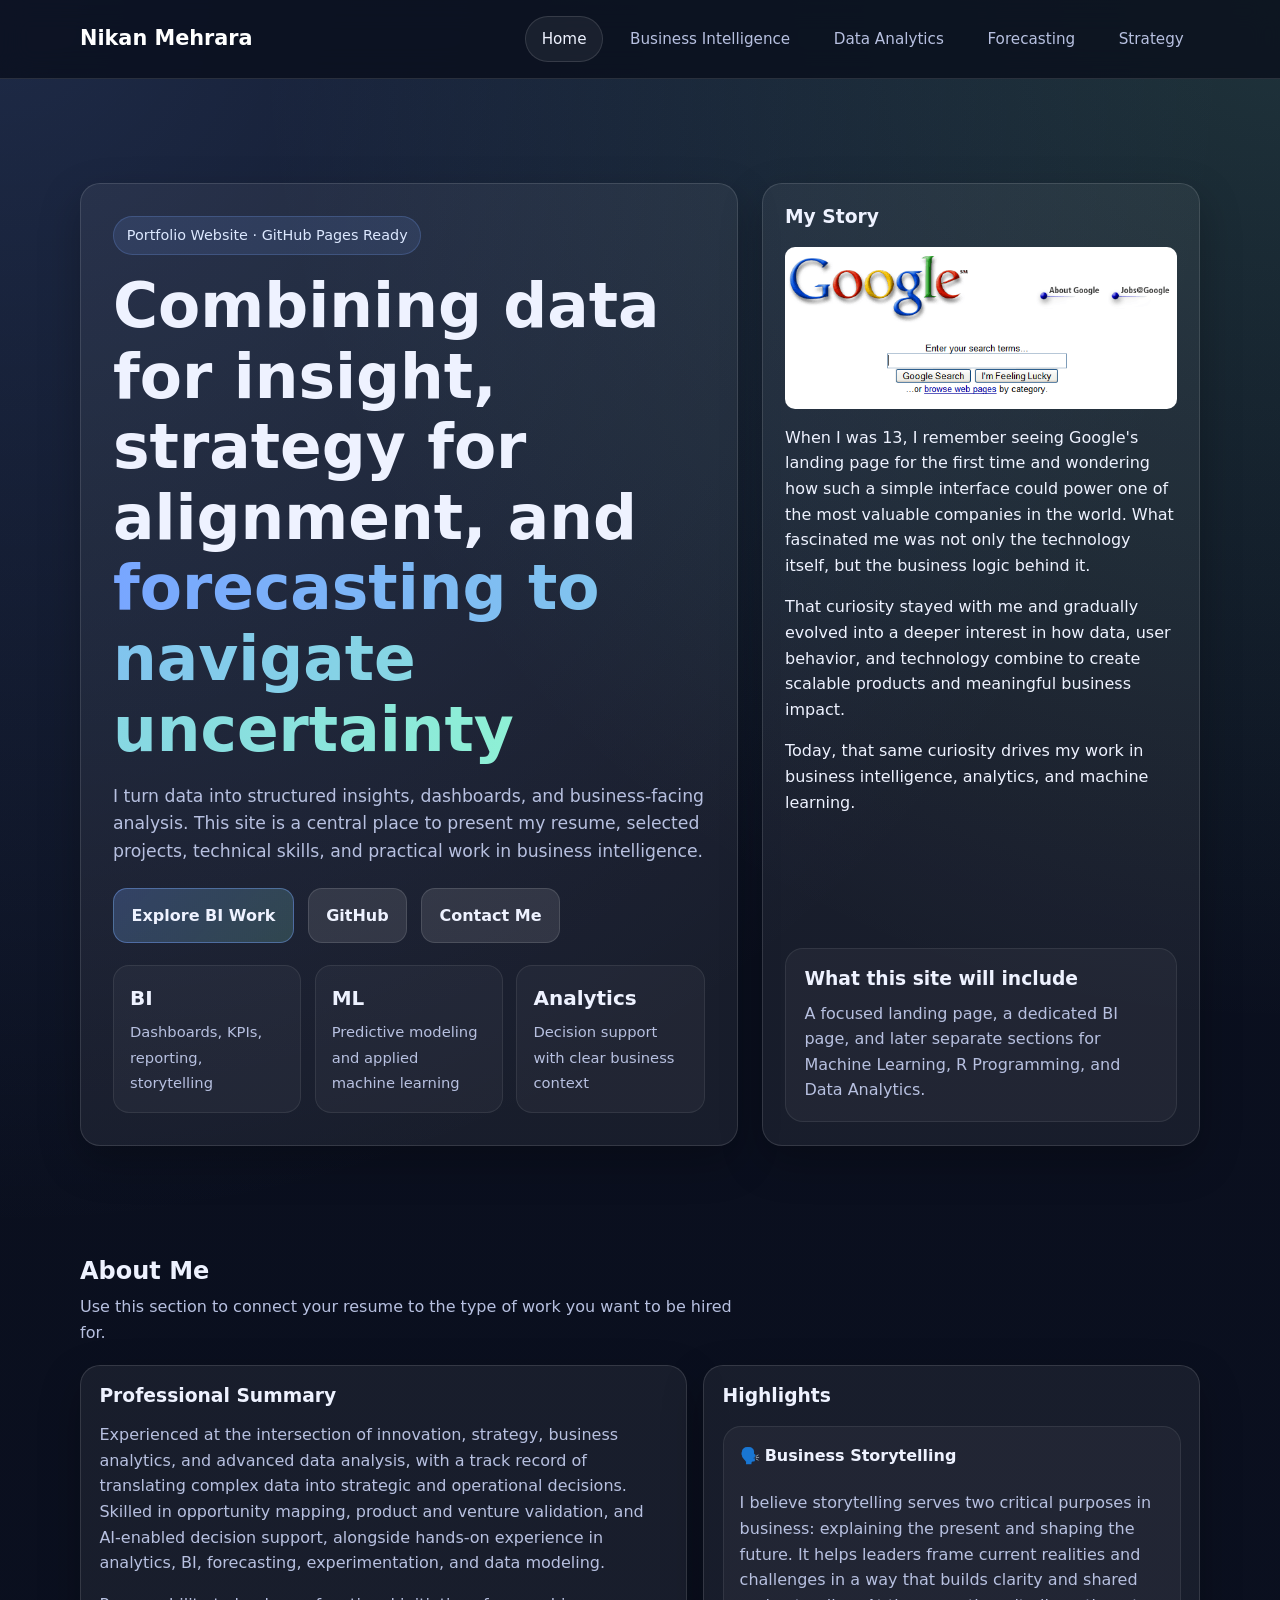
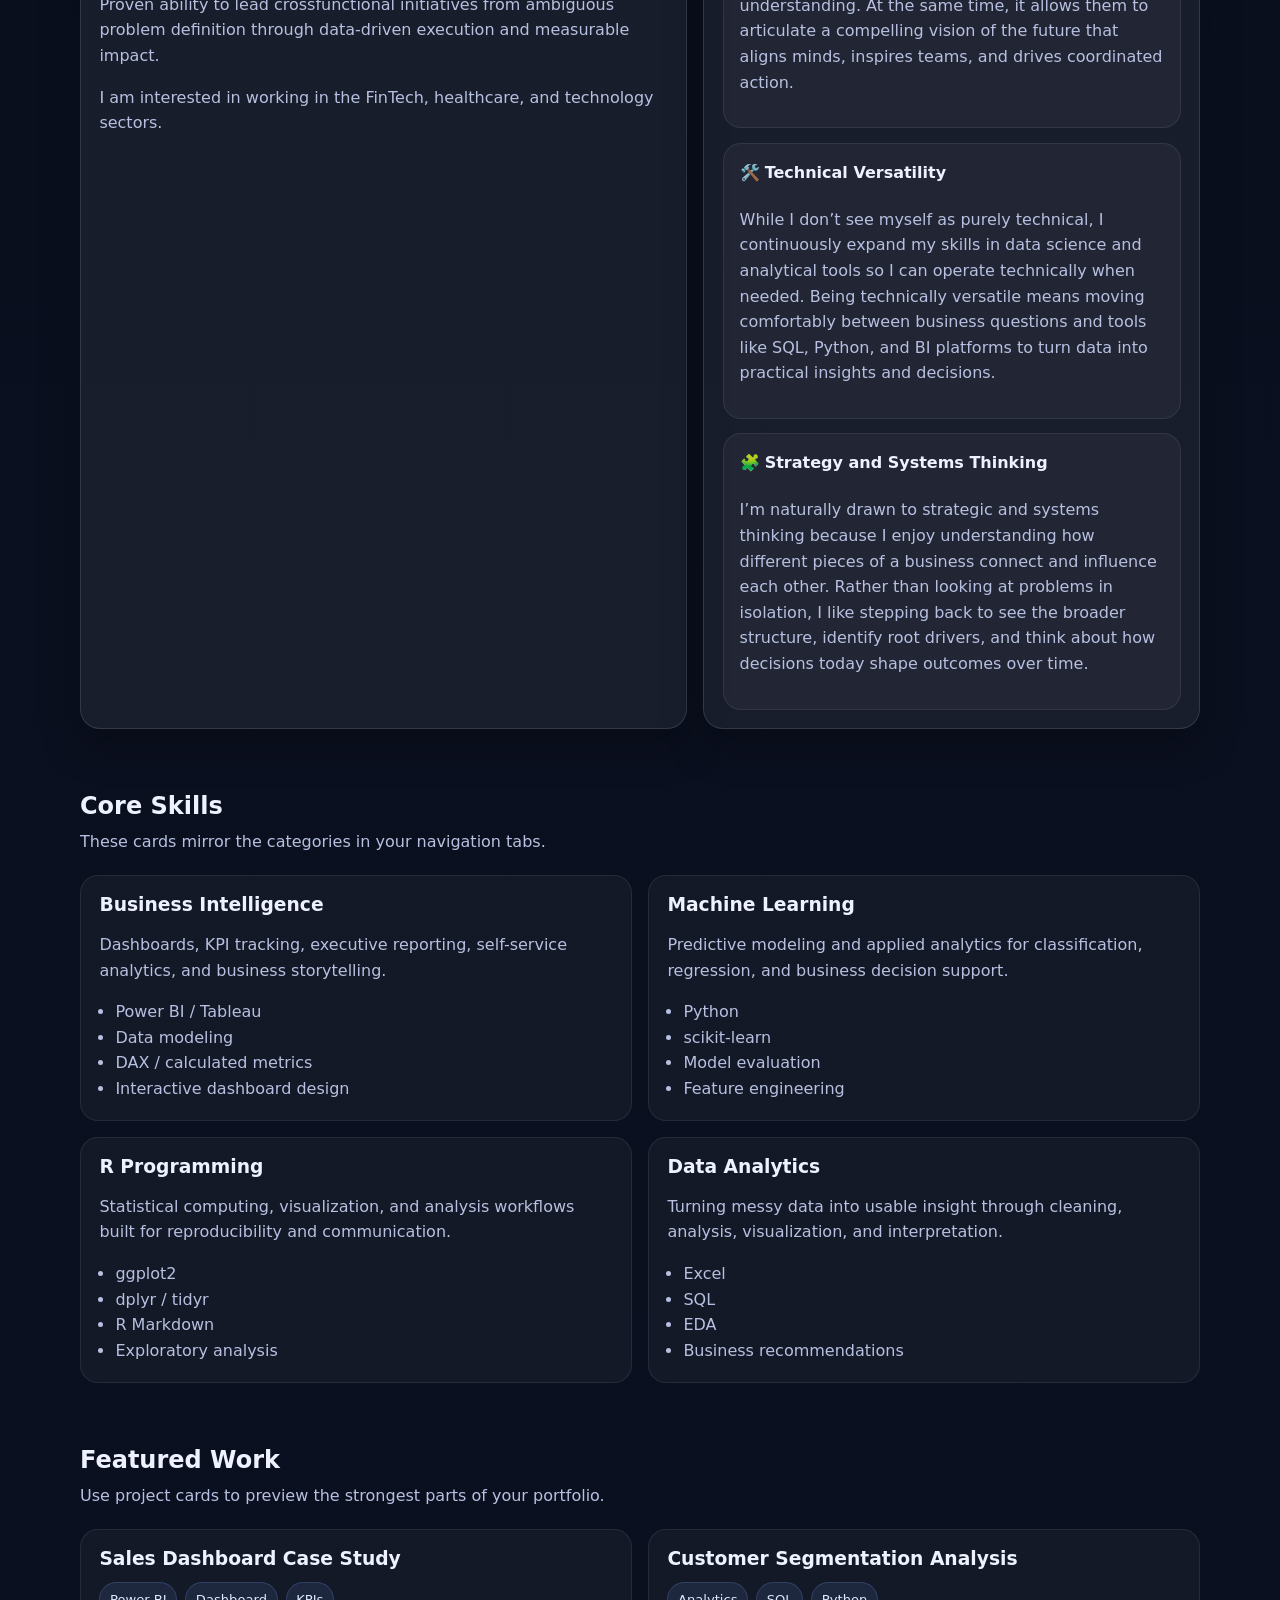
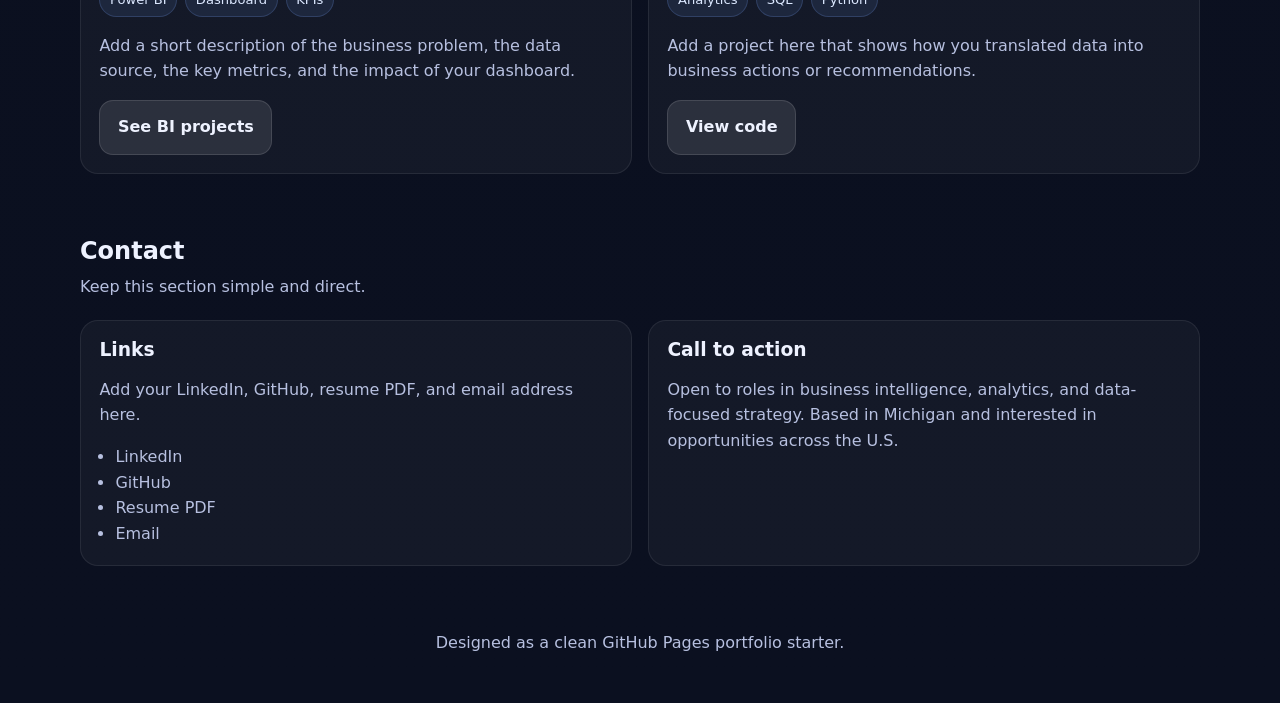
<file: index.html>
<!DOCTYPE html>
<html lang="en">
<head>
  <meta charset="UTF-8" />
  <meta name="viewport" content="width=device-width, initial-scale=1.0" />
  <title>Nikan Mehrara | Portfolio</title>
  <meta name="description" content="Portfolio website for Nikan Mehrara." />
  <link rel="stylesheet" href="./assets/css/style.css" />
</head>
<body>
  <header class="topbar">
    <div class="container nav">
      <a class="brand" href="./index.html">Nikan Mehrara</a>
      <nav class="nav-links" aria-label="Primary navigation">
        <a href="./index.html" class="active">Home</a>
        <a href="./bi.html">Business Intelligence</a>
        <a href="./analytics.html">Data Analytics</a>
        <a href="./forecasting.html">Forecasting</a>
        <a href="./strategy.html">Strategy</a>
        
      </nav>
    </div>
  </header>

  <main>
    <section>
      <div class="container hero">
        <div class="card hero-main">
          <div class="eyebrow">Portfolio Website · GitHub Pages Ready</div>
          <h1>
            Combining data for insight, strategy for alignment, and
            <span class="gradient">forecasting to navigate uncertainty</span>
          </h1>
          <p class="lead">
            I turn data into structured insights, dashboards, and business-facing analysis. This site is a central place to present my resume, selected projects, technical skills, and practical work in business intelligence.
          </p>
          <div class="hero-actions">
            <a class="btn primary" href="./bi.html">Explore BI Work</a>
            <a class="btn" href="https://github.com/nikemehr" target="_blank" rel="noreferrer">GitHub</a>
            <a class="btn" href="mailto:your-email@example.com">Contact Me</a>
          </div>
          <div class="stats">
            <div class="stat">
              <strong>BI</strong>
              <span>Dashboards, KPIs, reporting, storytelling</span>
            </div>
            <div class="stat">
              <strong>ML</strong>
              <span>Predictive modeling and applied machine learning</span>
            </div>
            <div class="stat">
              <strong>Analytics</strong>
              <span>Decision support with clear business context</span>
            </div>
          </div>
        </div>

        <aside class="card hero-side">
          <div>
            <h3 style="margin-bottom:20px;">My Story</h3>
          
            <img src="./assets/image/google-home-old.png"
                 alt="Old Google homepage"
                 style="width:100%; border-radius:10px; margin-bottom:15px;">
          
            <p>
              When I was 13, I remember seeing Google's landing page for the first time and wondering
              how such a simple interface could power one of the most valuable companies in the world.
              What fascinated me was not only the technology itself, but the business logic behind it.
            </p>
            <p style="margin-top:10px;">
              That curiosity stayed with me and gradually evolved into a deeper interest in how
              data, user behavior, and technology combine to create scalable products and
              meaningful business impact.
            </p>
          
            <p style="margin-top:10px;">
              Today, that same curiosity drives my work in business intelligence, analytics,
              and machine learning.
            </p>
          </div>

          <div class="profile">
            <h3>What this site will include</h3>
            <p>
              A focused landing page, a dedicated BI page, and later separate sections for Machine Learning, R Programming, and Data Analytics.
            </p>
          </div>
        </aside>
      </div>
    </section>

    <section>
      <div class="container">
        <div class="section-head">
          <div>
            <h2>About Me</h2>
            <p>Use this section to connect your resume to the type of work you want to be hired for.</p>
          </div>
        </div>

        <div class="about">
          <div class="card panel">
            <h3>Professional Summary</h3>
            <p>
              Experienced at the intersection of innovation, strategy, business analytics, and advanced data analysis, with a track record of translating complex data into strategic and operational decisions. Skilled in opportunity mapping, product and venture validation, and AI-enabled decision support, alongside hands-on experience in analytics, BI, forecasting, experimentation, and data modeling.
            </p>
            <p>
              Proven ability to lead crossfunctional initiatives from ambiguous problem definition through data-driven execution and measurable impact.
            </p>
            <p>
              I am interested in working in the FinTech, healthcare, and technology sectors.
            </p>
          </div>

          <div class="card panel">
            <h3 style="margin-bottom:20px;">Highlights</h3>

            <div class="timeline">
              <div class="timeline-item">
                <small style="color:#00e5ff;">🗣️</small>
                <strong>Business Storytelling</strong>
                <p>
                  I believe storytelling serves two critical purposes in business: explaining the present and shaping the future. It helps leaders frame current realities and challenges in a way that builds clarity and shared understanding. At the same time, it allows them to articulate a compelling vision of the future that aligns minds, inspires teams, and drives coordinated action.
                </p>
              </div>

              <div class="timeline-item">
                <small style="color:#8ef0d5;">🛠️</small>
                <strong>Technical Versatility</strong>
                <p>
                  While I don’t see myself as purely technical, I continuously expand my skills in data science and analytical tools so I can operate technically when needed. Being technically versatile means moving comfortably between business questions and tools like SQL, Python, and BI platforms to turn data into practical insights and decisions.
                </p>
              </div>

              <div class="timeline-item">
                <small style="color:#78a6ff;">🧩</small>
                <strong>Strategy and Systems Thinking</strong>
                <p>
                  I’m naturally drawn to strategic and systems thinking because I enjoy understanding how different pieces of a business connect and influence each other. Rather than looking at problems in isolation, I like stepping back to see the broader structure, identify root drivers, and think about how decisions today shape outcomes over time.
                </p>
              </div>
            </div>
          </div>
        </div>
      </div>
    </section>

    <section>
      <div class="container">
        <div class="section-head">
          <div>
            <h2>Core Skills</h2>
            <p>These cards mirror the categories in your navigation tabs.</p>
          </div>
        </div>

        <div class="skills-grid">
          <div class="bullet-card">
            <h3>Business Intelligence</h3>
            <p>Dashboards, KPI tracking, executive reporting, self-service analytics, and business storytelling.</p>
            <ul class="clean">
              <li>Power BI / Tableau</li>
              <li>Data modeling</li>
              <li>DAX / calculated metrics</li>
              <li>Interactive dashboard design</li>
            </ul>
          </div>

          <div class="bullet-card">
            <h3>Machine Learning</h3>
            <p>Predictive modeling and applied analytics for classification, regression, and business decision support.</p>
            <ul class="clean">
              <li>Python</li>
              <li>scikit-learn</li>
              <li>Model evaluation</li>
              <li>Feature engineering</li>
            </ul>
          </div>

          <div class="bullet-card">
            <h3>R Programming</h3>
            <p>Statistical computing, visualization, and analysis workflows built for reproducibility and communication.</p>
            <ul class="clean">
              <li>ggplot2</li>
              <li>dplyr / tidyr</li>
              <li>R Markdown</li>
              <li>Exploratory analysis</li>
            </ul>
          </div>

          <div class="bullet-card">
            <h3>Data Analytics</h3>
            <p>Turning messy data into usable insight through cleaning, analysis, visualization, and interpretation.</p>
            <ul class="clean">
              <li>Excel</li>
              <li>SQL</li>
              <li>EDA</li>
              <li>Business recommendations</li>
            </ul>
          </div>
        </div>
      </div>
    </section>

    <section>
      <div class="container">
        <div class="section-head">
          <div>
            <h2>Featured Work</h2>
            <p>Use project cards to preview the strongest parts of your portfolio.</p>
          </div>
        </div>

        <div class="projects-grid">
          <div class="project-card">
            <h3>Sales Dashboard Case Study</h3>
            <div class="project-meta">
              <span class="mini">Power BI</span>
              <span class="mini">Dashboard</span>
              <span class="mini">KPIs</span>
            </div>
            <p>
              Add a short description of the business problem, the data source, the key metrics, and the impact of your dashboard.
            </p>
            <a class="btn" href="./bi.html">See BI projects</a>
          </div>

          <div class="project-card">
            <h3>Customer Segmentation Analysis</h3>
            <div class="project-meta">
              <span class="mini">Analytics</span>
              <span class="mini">SQL</span>
              <span class="mini">Python</span>
            </div>
            <p>
              Add a project here that shows how you translated data into business actions or recommendations.
            </p>
            <a class="btn" href="https://github.com/nikemehr" target="_blank" rel="noreferrer">View code</a>
          </div>
        </div>
      </div>
    </section>

    <section>
      <div class="container">
        <div class="section-head">
          <div>
            <h2>Contact</h2>
            <p>Keep this section simple and direct.</p>
          </div>
        </div>

        <div class="contact-wrap">
          <div class="contact-card">
            <h3>Links</h3>
            <p>Add your LinkedIn, GitHub, resume PDF, and email address here.</p>
            <ul class="clean">
              <li>LinkedIn</li>
              <li>GitHub</li>
              <li>Resume PDF</li>
              <li>Email</li>
            </ul>
          </div>

          <div class="contact-card">
            <h3>Call to action</h3>
            <p>
              Open to roles in business intelligence, analytics, and data-focused strategy. Based in Michigan and interested in opportunities across the U.S.
            </p>
          </div>
        </div>
      </div>
    </section>
  </main>

  <footer>
    <div class="container">
      Designed as a clean GitHub Pages portfolio starter.
    </div>
  </footer>
</body>
</html>
</file>
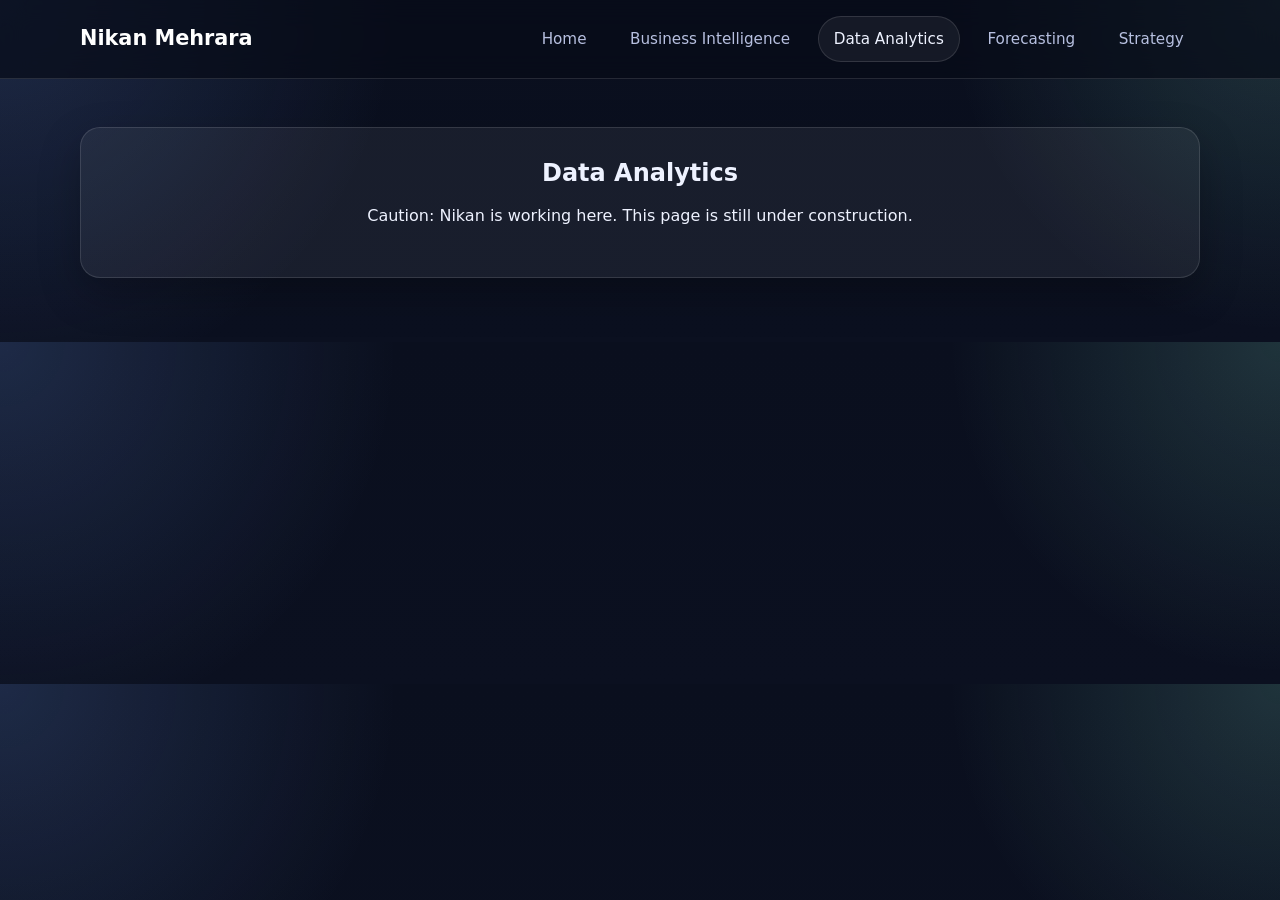
<file: analytics.html>
<!DOCTYPE html>
<html lang="en">
<head>
  <meta charset="UTF-8" />
  <meta name="viewport" content="width=device-width, initial-scale=1.0" />
  <title>Data Analytics | Nikan Mehrara</title>
  <link rel="stylesheet" href="./assets/css/style.css" />
</head>
<body>
  <header class="topbar">
    <div class="container nav">
      <a class="brand" href="./index.html">Nikan <span>Mehrara</span></a>
      <nav class="nav-links" aria-label="Primary navigation">
        <a href="./index.html">Home</a>
        <a href="./bi.html">Business Intelligence</a>
        <a href="./analytics.html" class="active">Data Analytics</a>
        <a href="./forecasting.html">Forecasting</a>
        <a href="./strategy.html">Strategy</a>
      </nav>
    </div>
  </header>

  <main class="coming-soon">
    <div class="container">
      <div class="card">
        <h2>Data Analytics</h2>
        <p>Caution: Nikan is working here. This page is still under construction.</p>
      </div>
    </div>
  </main>
</body>
</html>
</file>
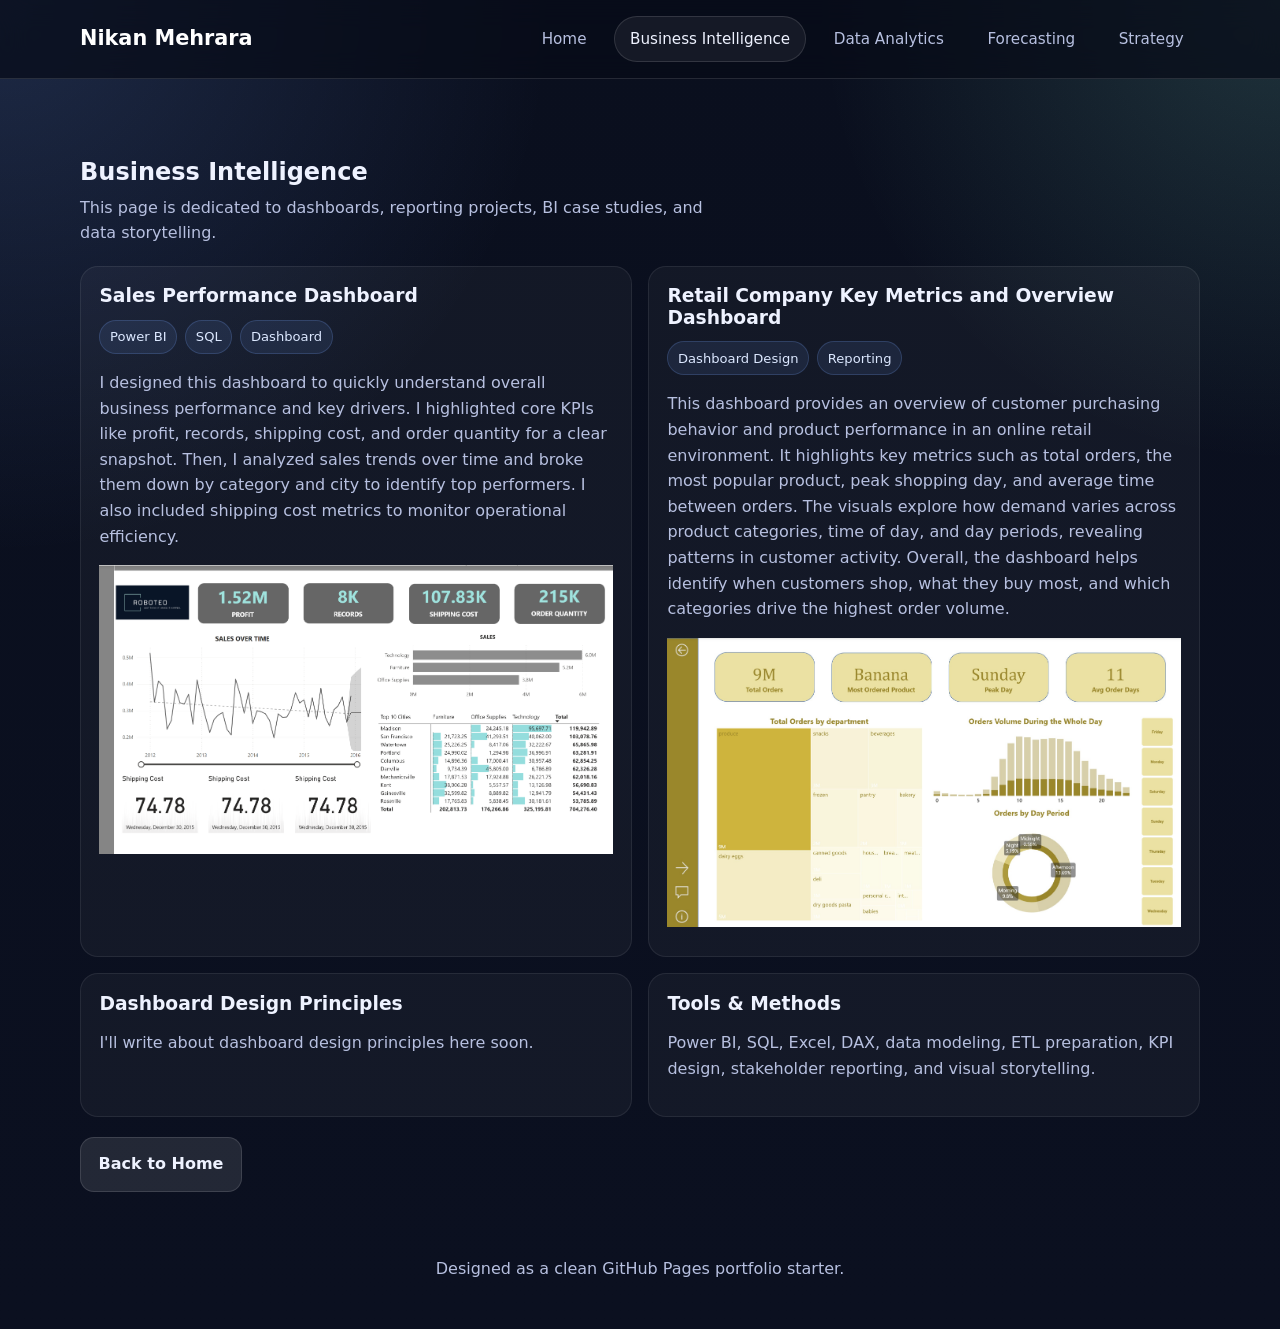
<file: bi.html>
<!DOCTYPE html>
<html lang="en">
<head>
  <meta charset="UTF-8" />
  <meta name="viewport" content="width=device-width, initial-scale=1.0" />
  <title>Business Intelligence | Nikan Mehrara</title>
  <link rel="stylesheet" href="./assets/css/style.css" />
</head>
<body>
  <header class="topbar">
    <div class="container nav">
      <a class="brand" href="./index.html">Nikan <span>Mehrara</span></a>
      <nav class="nav-links" aria-label="Primary navigation">
        <a href="./index.html" >Home</a>
        <a href="./bi.html" class="active">Business Intelligence</a>
        <a href="./analytics.html">Data Analytics</a>
        <a href="./forecasting.html">Forecasting</a>
        <a href="./strategy.html">Strategy</a>
      </nav>
    </div>
  </header>

  <main>
    <section class="page-hero">
      <div class="container">
        <div class="section-head">
          <div>
            <h2>Business Intelligence</h2>
            <p>This page is dedicated to dashboards, reporting projects, BI case studies, and data storytelling.</p>
          </div>
        </div>

        <div class="bi-grid">
          <div class="bi-card">
            <h3>Sales Performance Dashboard</h3>
          
            <div class="bi-meta">
              <span class="mini">Power BI</span>
              <span class="mini">SQL</span>
              <span class="mini">Dashboard</span>
            </div>
          
            <p>
              I designed this dashboard to quickly understand overall business performance and key drivers. I highlighted core KPIs like profit, records, shipping cost, and order quantity for a clear snapshot. 
              Then, I analyzed sales trends over time and broke them down by category and city to identify top performers. 
              I also included shipping cost metrics to monitor operational efficiency.
            </p>
          
            <img src="./assets/image/Roboteo-Viz.png" alt="Sales dashboard screenshot" class="project-image">
          
          </div>

          <div class="bi-card">
            <h3>Retail Company Key Metrics and Overview Dashboard</h3>
            <div class="bi-meta">
              <span class="mini">Dashboard Design</span>
              <span class="mini">Reporting</span>
            </div>
            <p>
              This dashboard provides an overview of customer purchasing behavior and product performance in an online retail environment. 
              It highlights key metrics such as total orders, the most popular product, peak shopping day, and average time between orders. 
              The visuals explore how demand varies across product categories, time of day, and day periods, revealing patterns in customer activity. 
              Overall, the dashboard helps identify when customers shop, what they buy most, and which categories drive the highest order volume.
            </p>
            
            <img src="./assets/image/InstaCart_Visualization.jpg" alt="Retail Company Performance" class="project-image">
            
            <ul class="clean">
            </ul>
          </div>

          <div class="bi-card">
            <h3>Dashboard Design Principles</h3>
            <p>
              I'll write about dashboard design principles here soon.
            </p>
          </div>

          <div class="bi-card">
            <h3>Tools & Methods</h3>
            <p>
              Power BI, SQL, Excel, DAX, data modeling, ETL preparation, KPI design, stakeholder reporting, and visual storytelling.
            </p>
          </div>
        </div>

        <div style="margin-top: 1.25rem;">
          <a class="btn" href="./index.html">Back to Home</a>
        </div>
      </div>
    </section>
  </main>

  <footer>
    <div class="container">
      Designed as a clean GitHub Pages portfolio starter.
    </div>
  </footer>
</body>
</html>
</file>
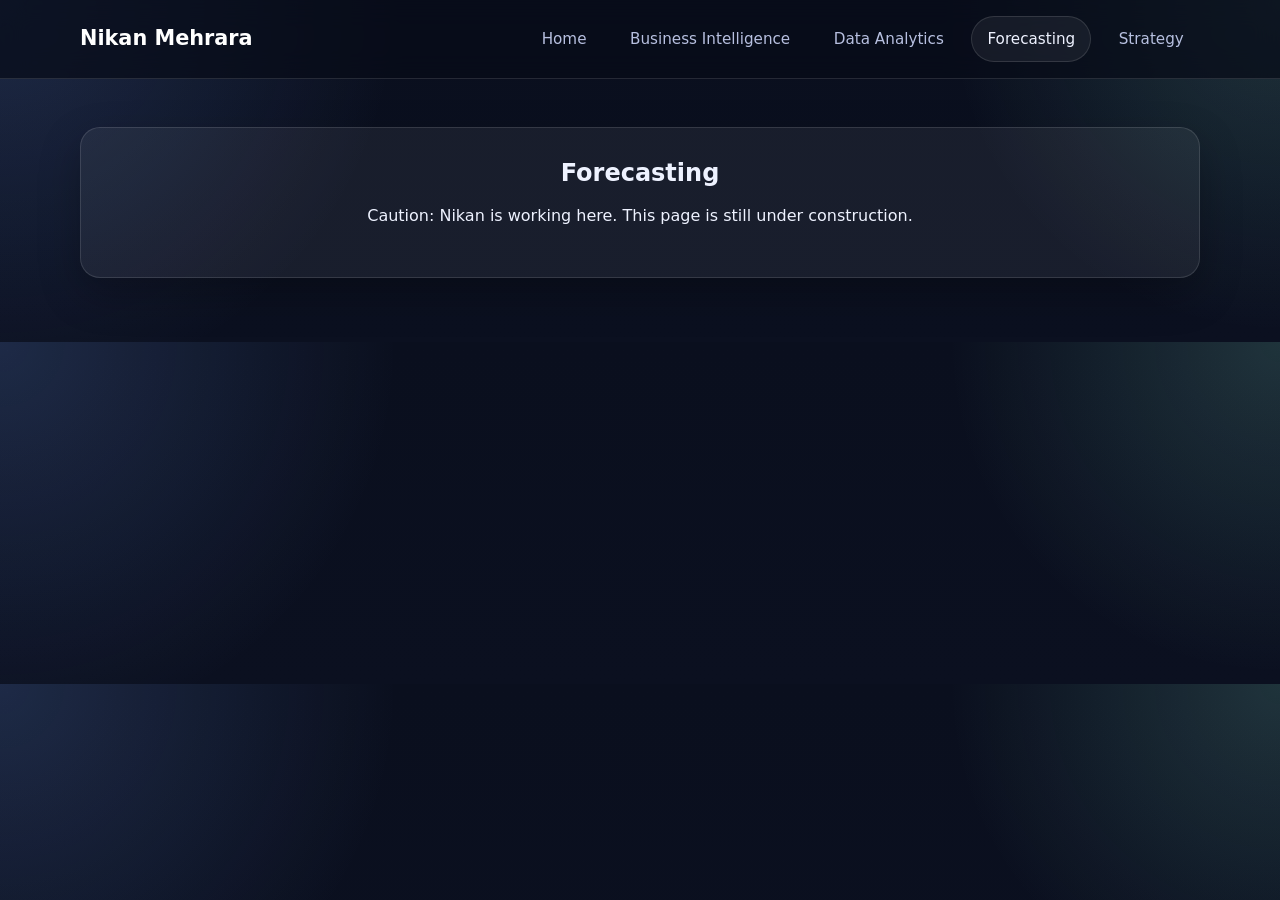
<file: forecasting.html>
<!DOCTYPE html>
<html lang="en">
<head>
  <meta charset="UTF-8" />
  <meta name="viewport" content="width=device-width, initial-scale=1.0" />
  <title>Forecasting | Nikan Mehrara</title>
  <link rel="stylesheet" href="./assets/css/style.css" />
</head>
<body>
  <header class="topbar">
    <div class="container nav">
      <a class="brand" href="./index.html">Nikan <span>Mehrara</span></a>
      <nav class="nav-links" aria-label="Primary navigation">
        <a href="./index.html">Home</a>
        <a href="./bi.html">Business Intelligence</a>
        <a href="./analytics.html">Data Analytics</a>
        <a href="./forecasting.html" class="active">Forecasting</a>
        <a href="./strategy.html">Strategy</a>
      </nav>
    </div>
  </header>

  <main class="coming-soon">
    <div class="container">
      <div class="card">
        <h2>Forecasting</h2>
        <p>Caution: Nikan is working here. This page is still under construction.</p>
      </div>
    </div>
  </main>
</body>
</html>
</file>
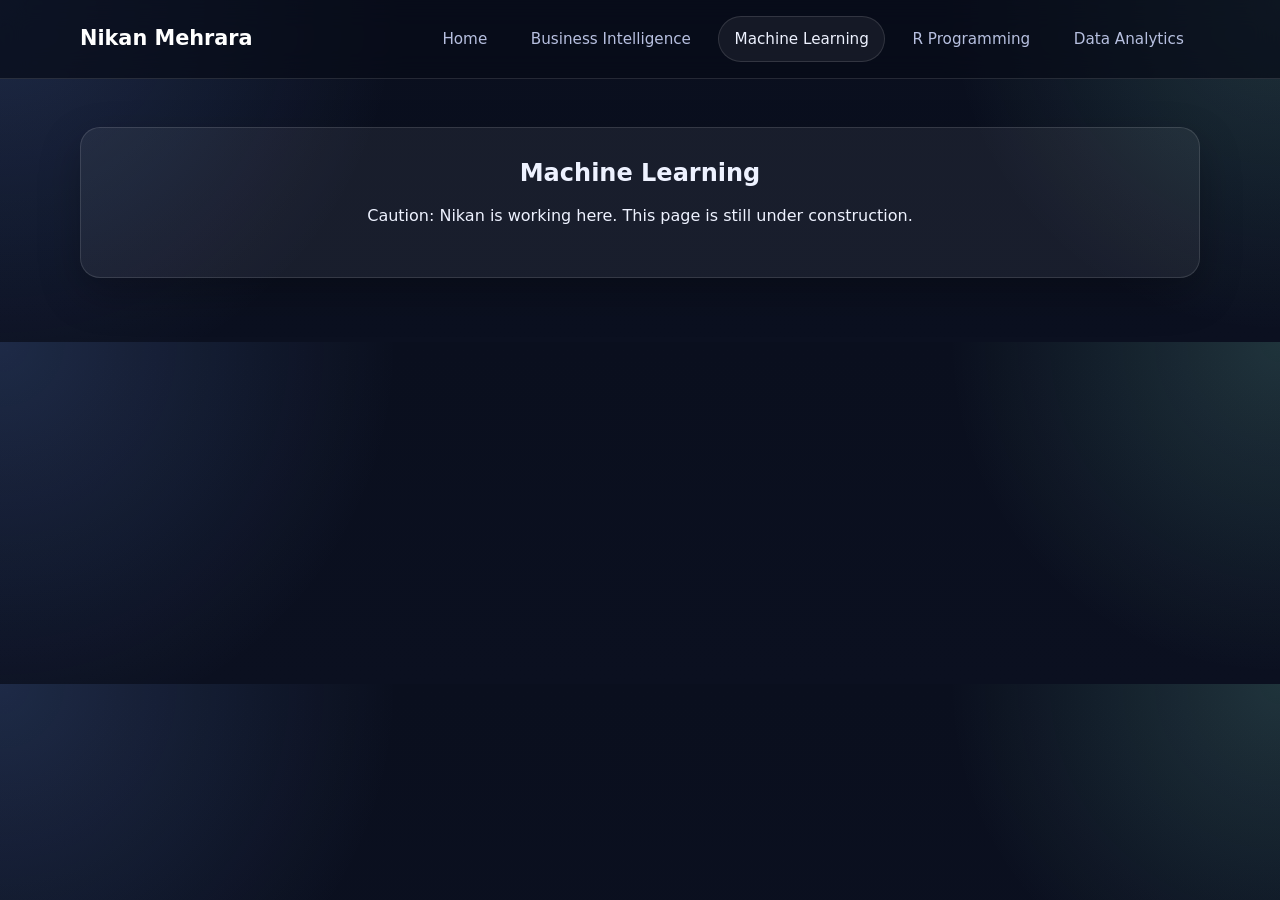
<file: ml.html>
<!DOCTYPE html>
<html lang="en">
<head>
  <meta charset="UTF-8" />
  <meta name="viewport" content="width=device-width, initial-scale=1.0" />
  <title>Machine Learning | Nikan Mehrara</title>
  <link rel="stylesheet" href="./assets/css/style.css" />
</head>
<body>
  <header class="topbar">
    <div class="container nav">
      <a class="brand" href="./index.html">Nikan <span>Mehrara</span></a>
      <nav class="nav-links" aria-label="Primary navigation">
        <a href="./index.html">Home</a>
        <a href="./bi.html">Business Intelligence</a>
        <a href="./ml.html" class="active">Machine Learning</a>
        <a href="./r.html">R Programming</a>
        <a href="./analytics.html">Data Analytics</a>
      </nav>
    </div>
  </header>

  <main class="coming-soon">
    <div class="container">
      <div class="card">
        <h2>Machine Learning</h2>
        <p>Caution: Nikan is working here. This page is still under construction.</p>
      </div>
    </div>
  </main>
</body>
</html>
</file>
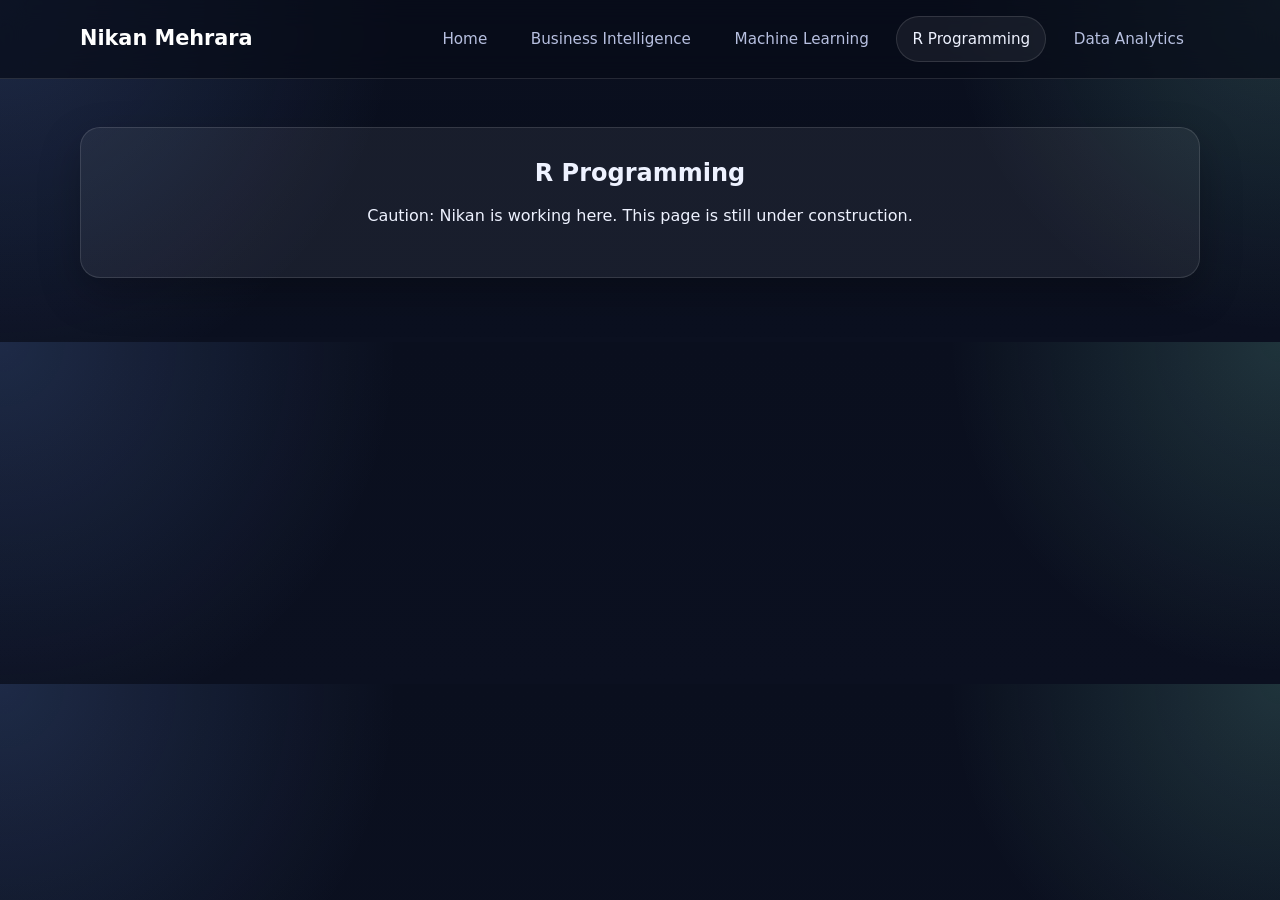
<file: r.html>
<!DOCTYPE html>
<html lang="en">
<head>
  <meta charset="UTF-8" />
  <meta name="viewport" content="width=device-width, initial-scale=1.0" />
  <title>R Programming | Nikan Mehrara</title>
  <link rel="stylesheet" href="./assets/css/style.css" />
</head>
<body>
  <header class="topbar">
    <div class="container nav">
      <a class="brand" href="./index.html">Nikan <span>Mehrara</span></a>
      <nav class="nav-links" aria-label="Primary navigation">
        <a href="./index.html">Home</a>
        <a href="./bi.html">Business Intelligence</a>
        <a href="./ml.html">Machine Learning</a>
        <a href="./r.html" class="active">R Programming</a>
        <a href="./analytics.html">Data Analytics</a>
      </nav>
    </div>
  </header>

  <main class="coming-soon">
    <div class="container">
      <div class="card">
        <h2>R Programming</h2>
        <p>Caution: Nikan is working here. This page is still under construction.</p>
      </div>
    </div>
  </main>
</body>
</html>
</file>
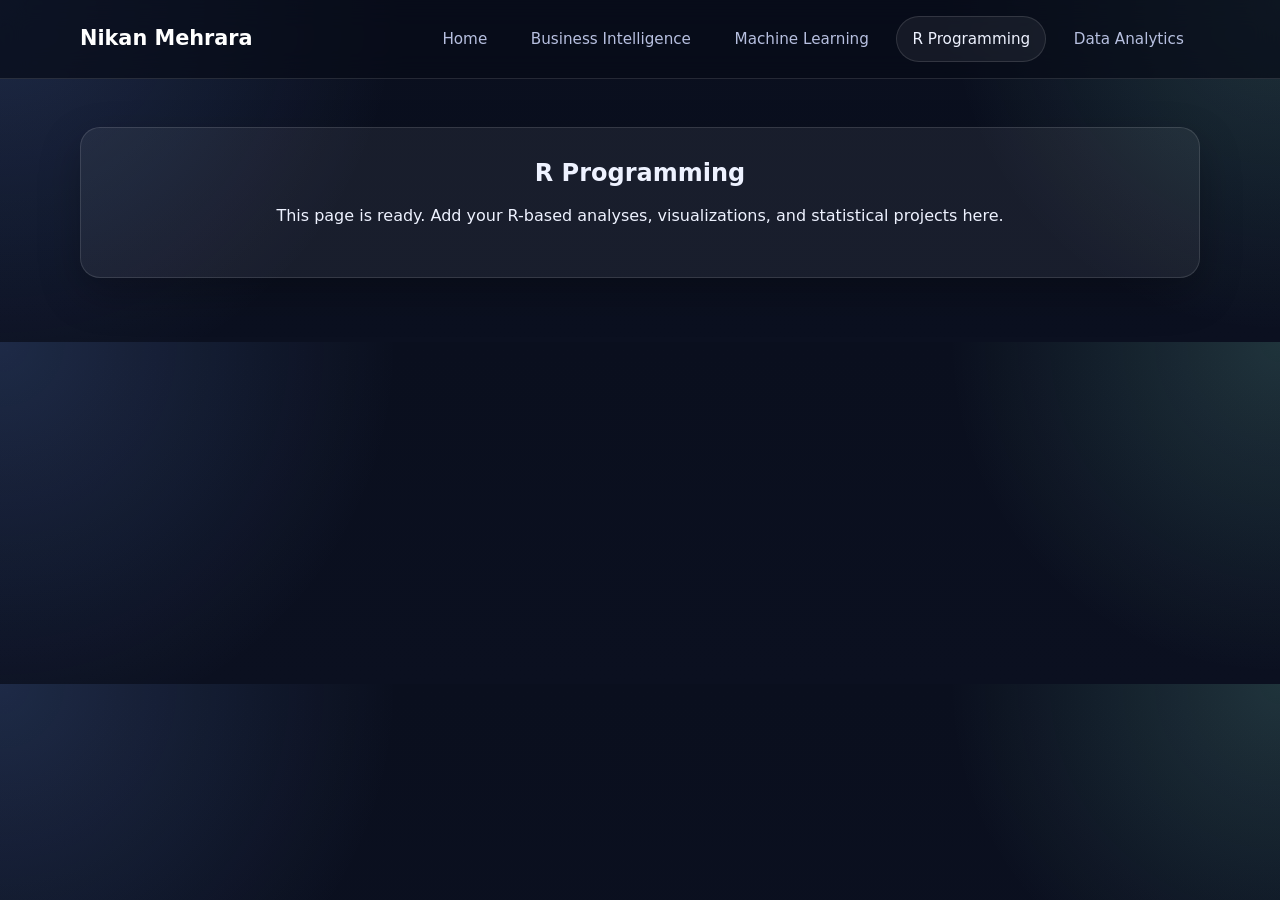
<file: R.html>
<!DOCTYPE html>
<html lang="en">
<head>
  <meta charset="UTF-8" />
  <meta name="viewport" content="width=device-width, initial-scale=1.0" />
  <title>R Programming | Nikan Mehrara</title>
  <link rel="stylesheet" href="./assets/css/style.css" />
</head>
<body>
  <header class="topbar">
    <div class="container nav">
      <a class="brand" href="./index.html">Nikan <span>Mehrara</span></a>
      <nav class="nav-links" aria-label="Primary navigation">
        <a href="./index.html">Home</a>
        <a href="./bi.html">Business Intelligence</a>
        <a href="./ml.html">Machine Learning</a>
        <a href="./r.html" class="active">R Programming</a>
        <a href="./analytics.html">Data Analytics</a>
      </nav>
    </div>
  </header>

  <main class="coming-soon">
    <div class="container">
      <div class="card">
        <h2>R Programming</h2>
        <p>This page is ready. Add your R-based analyses, visualizations, and statistical projects here.</p>
      </div>
    </div>
  </main>
</body>
</html>
</file>
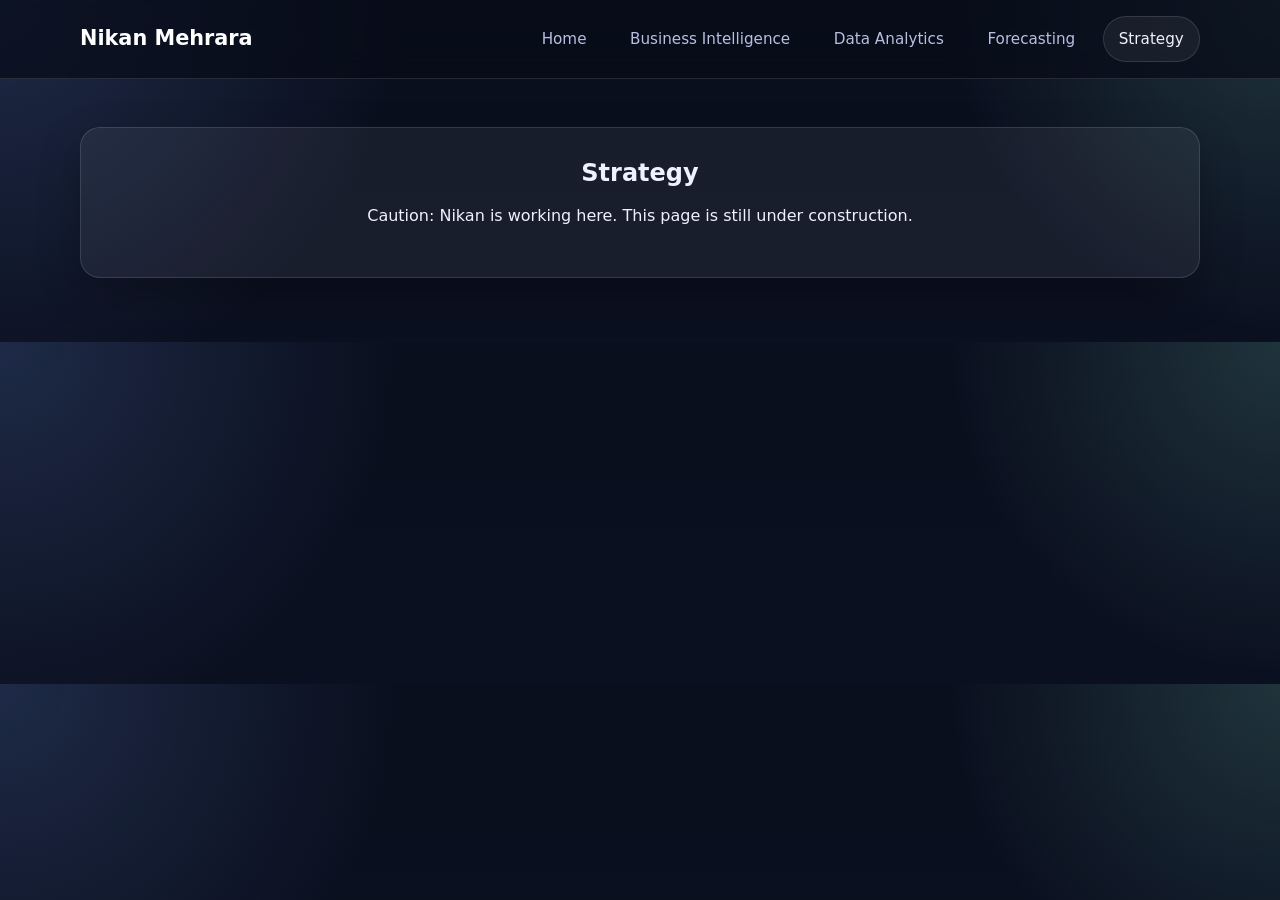
<file: strategy.html>
<!DOCTYPE html>
<html lang="en">
<head>
  <meta charset="UTF-8" />
  <meta name="viewport" content="width=device-width, initial-scale=1.0" />
  <title>Strategy | Nikan Mehrara</title>
  <link rel="stylesheet" href="./assets/css/style.css" />
</head>
<body>
  <header class="topbar">
    <div class="container nav">
      <a class="brand" href="./index.html">Nikan <span>Mehrara</span></a>
      <nav class="nav-links" aria-label="Primary navigation">
        <a href="./index.html">Home</a>
        <a href="./bi.html">Business Intelligence</a>
        <a href="./analytics.html">Data Analytics</a>
        <a href="./forecasting.html">Forecasting</a>
        <a href="./strategy.html" class="active">Strategy</a>
      </nav>
    </div>
  </header>

  <main class="coming-soon">
    <div class="container">
      <div class="card">
        <h2>Strategy</h2>
        <p>Caution: Nikan is working here. This page is still under construction.</p>
      </div>
    </div>
  </main>
</body>
</html>
</file>
<file: assets/css/style.css>
:root {
  --bg: #0b1020;
  --bg-soft: #121933;
  --panel: rgba(255,255,255,0.06);
  --panel-strong: rgba(255,255,255,0.1);
  --text: #eef2ff;
  --muted: #b7c0e0;
  --accent: #78a6ff;
  --accent-2: #8ef0d5;
  --border: rgba(255,255,255,0.12);
  --shadow: 0 16px 40px rgba(0,0,0,0.25);
  --radius: 20px;
  --maxw: 1120px;
}

* { box-sizing: border-box; }
html { scroll-behavior: smooth; }

body {
  margin: 0;
  font-family: Inter, ui-sans-serif, system-ui, -apple-system, BlinkMacSystemFont, "Segoe UI", sans-serif;
  background:
    radial-gradient(circle at top left, rgba(120,166,255,0.18), transparent 30%),
    radial-gradient(circle at top right, rgba(142,240,213,0.16), transparent 25%),
    linear-gradient(180deg, #0a0f1e 0%, #0b1020 100%);
  color: var(--text);
  line-height: 1.6;
}

a { color: inherit; text-decoration: none; }
img { max-width: 100%; display: block; }

.container {
  width: min(calc(100% - 2rem), var(--maxw));
  margin: 0 auto;
}

.topbar {
  position: sticky;
  top: 0;
  z-index: 100;
  backdrop-filter: blur(14px);
  background: rgba(8, 12, 24, 0.72);
  border-bottom: 1px solid var(--border);
}

.nav {
  display: flex;
  justify-content: space-between;
  align-items: center;
  padding: 1rem 0;
  gap: 1rem;
}

.brand {
  font-weight: 600;
  font-size: 1.3rem;
  color: white;
}

.brand span {
  color: white;
}

.nav-links {
  display: flex;
  gap: 0.7rem;
  flex-wrap: wrap;
}

.nav-links a {
  padding: 0.6rem 0.95rem;
  border: 1px solid transparent;
  border-radius: 999px;
  color: var(--muted);
  transition: 0.25s ease;
  font-size: 0.95rem;
}

.nav-links a:hover,
.nav-links a.active {
  color: var(--text);
  background: var(--panel);
  border-color: var(--border);
}

.hero {
  padding: 5.5rem 0 3rem;
  display: grid;
  grid-template-columns: 1.2fr 0.8fr;
  gap: 1.5rem;
  align-items: stretch;
}

.card {
  background: var(--panel);
  border: 1px solid var(--border);
  border-radius: var(--radius);
  box-shadow: var(--shadow);
}

.hero-main { padding: 2rem; }

.eyebrow {
  display: inline-flex;
  align-items: center;
  gap: 0.55rem;
  padding: 0.45rem 0.8rem;
  border-radius: 999px;
  background: rgba(120,166,255,0.12);
  border: 1px solid rgba(120,166,255,0.22);
  color: #dce8ff;
  font-size: 0.9rem;
  margin-bottom: 1rem;
}

h1, h2, h3 { line-height: 1.15; margin: 0; }

h1 {
  font-size: clamp(2.2rem, 4.8vw, 4.5rem);
  margin-bottom: 1rem;
}

.gradient {
  background: linear-gradient(90deg, var(--accent), var(--accent-2));
  -webkit-background-clip: text;
  background-clip: text;
  color: transparent;
}

.lead {
  color: var(--muted);
  font-size: 1.08rem;
  max-width: 62ch;
  margin-bottom: 1.4rem;
}

.hero-actions {
  display: flex;
  gap: 0.85rem;
  flex-wrap: wrap;
  margin-bottom: 1.4rem;
}

.btn {
  display: inline-flex;
  align-items: center;
  justify-content: center;
  padding: 0.85rem 1.1rem;
  border-radius: 14px;
  border: 1px solid var(--border);
  background: var(--panel-strong);
  color: var(--text);
  font-weight: 600;
  transition: 0.25s ease;
}

.btn:hover {
  transform: translateY(-1px);
  border-color: rgba(120,166,255,0.45);
}

.btn.primary {
  background: linear-gradient(135deg, rgba(120,166,255,0.24), rgba(142,240,213,0.18));
  border-color: rgba(120,166,255,0.42);
}

.stats {
  display: grid;
  grid-template-columns: repeat(3, 1fr);
  gap: 0.85rem;
  margin-top: 1.25rem;
}

.stat {
  padding: 1rem;
  border-radius: 16px;
  background: rgba(255,255,255,0.04);
  border: 1px solid rgba(255,255,255,0.08);
}

.stat strong {
  display: block;
  font-size: 1.25rem;
  margin-bottom: 0.3rem;
}

.stat span { color: var(--muted); font-size: 0.92rem; }

.hero-side {
  padding: 1.4rem;
  display: flex;
  flex-direction: column;
  justify-content: space-between;
  gap: 1rem;
}

.profile {
  padding: 1.15rem;
  border-radius: 18px;
  background: rgba(255,255,255,0.04);
  border: 1px solid rgba(255,255,255,0.08);
}

.profile h3 { margin-bottom: 0.7rem; }
.profile p { margin: 0; color: var(--muted); }

.tag-list {
  display: flex;
  flex-wrap: wrap;
  gap: 0.55rem;
  margin-top: 1rem;
}

.tag {
  padding: 0.48rem 0.78rem;
  border-radius: 999px;
  border: 1px solid rgba(255,255,255,0.1);
  background: rgba(255,255,255,0.04);
  color: #dde6ff;
  font-size: 0.88rem;
}

section { padding: 1rem 0 3rem; }

.section-head {
  display: flex;
  justify-content: space-between;
  align-items: end;
  gap: 1rem;
  margin-bottom: 1.25rem;
}

.section-head p {
  margin: 0.55rem 0 0;
  color: var(--muted);
  max-width: 65ch;
}

.about,
.contact-wrap,
.skills-grid,
.projects-grid,
.bi-grid {
  display: grid;
  gap: 1rem;
}

.about {
  grid-template-columns: 1.1fr 0.9fr;
}

.skills-grid,
.projects-grid,
.bi-grid,
.contact-wrap {
  grid-template-columns: repeat(2, 1fr);
}

.panel,
.bullet-card,
.project-card,
.contact-card,
.bi-card {
  padding: 1.15rem;
}

.timeline {
  display: grid;
  gap: 0.9rem;
}

.timeline-item,
.bullet-card,
.project-card,
.contact-card,
.bi-card {
  border-radius: 18px;
  background: rgba(255,255,255,0.04);
  border: 1px solid rgba(255,255,255,0.08);
}

.timeline-item {
  padding: 1rem;
}

.timeline-item small {
  display: inline-block;
  margin-bottom: 0.35rem;
  font-size: 1rem;
}

.timeline-item p,
.project-card p,
.bullet-card p,
.contact-card p,
.bi-card p,
.panel p {
  color: var(--muted);
}

.project-meta,
.bi-meta {
  display: flex;
  gap: 0.5rem;
  flex-wrap: wrap;
  margin: 0.8rem 0 0.95rem;
}

.mini {
  font-size: 0.82rem;
  padding: 0.35rem 0.6rem;
  border-radius: 999px;
  background: rgba(120,166,255,0.1);
  color: #dce8ff;
  border: 1px solid rgba(120,166,255,0.2);
}

ul.clean {
  padding-left: 1rem;
  margin: 0.7rem 0 0;
  color: var(--muted);
}

.tab-note {
  margin-bottom: 1rem;
  padding: 1rem 1.1rem;
  border-radius: 16px;
  border: 1px solid rgba(142,240,213,0.18);
  background: rgba(142,240,213,0.06);
  color: #d6fff5;
}

.page-hero {
  padding-top: 5rem;
}

.coming-soon {
  padding: 3rem 0 4rem;
}

.coming-soon .card {
  padding: 2rem;
  text-align: center;
}

footer {
  padding: 1rem 0 3rem;
  color: var(--muted);
  text-align: center;
}

@media (max-width: 900px) {
  .hero,
  .about,
  .contact-wrap,
  .skills-grid,
  .projects-grid,
  .bi-grid {
    grid-template-columns: 1fr;
  }

  .stats {
    grid-template-columns: 1fr;
  }
}

@media (max-width: 720px) {
  .nav {
    flex-direction: column;
    align-items: flex-start;
  }

  .hero {
    padding-top: 3.5rem;
  }

  .hero-main,
  .hero-side,
  .panel,
  .bullet-card,
  .project-card,
  .contact-card,
  .bi-card {
    padding: 1.1rem;
  }
}
</file>
